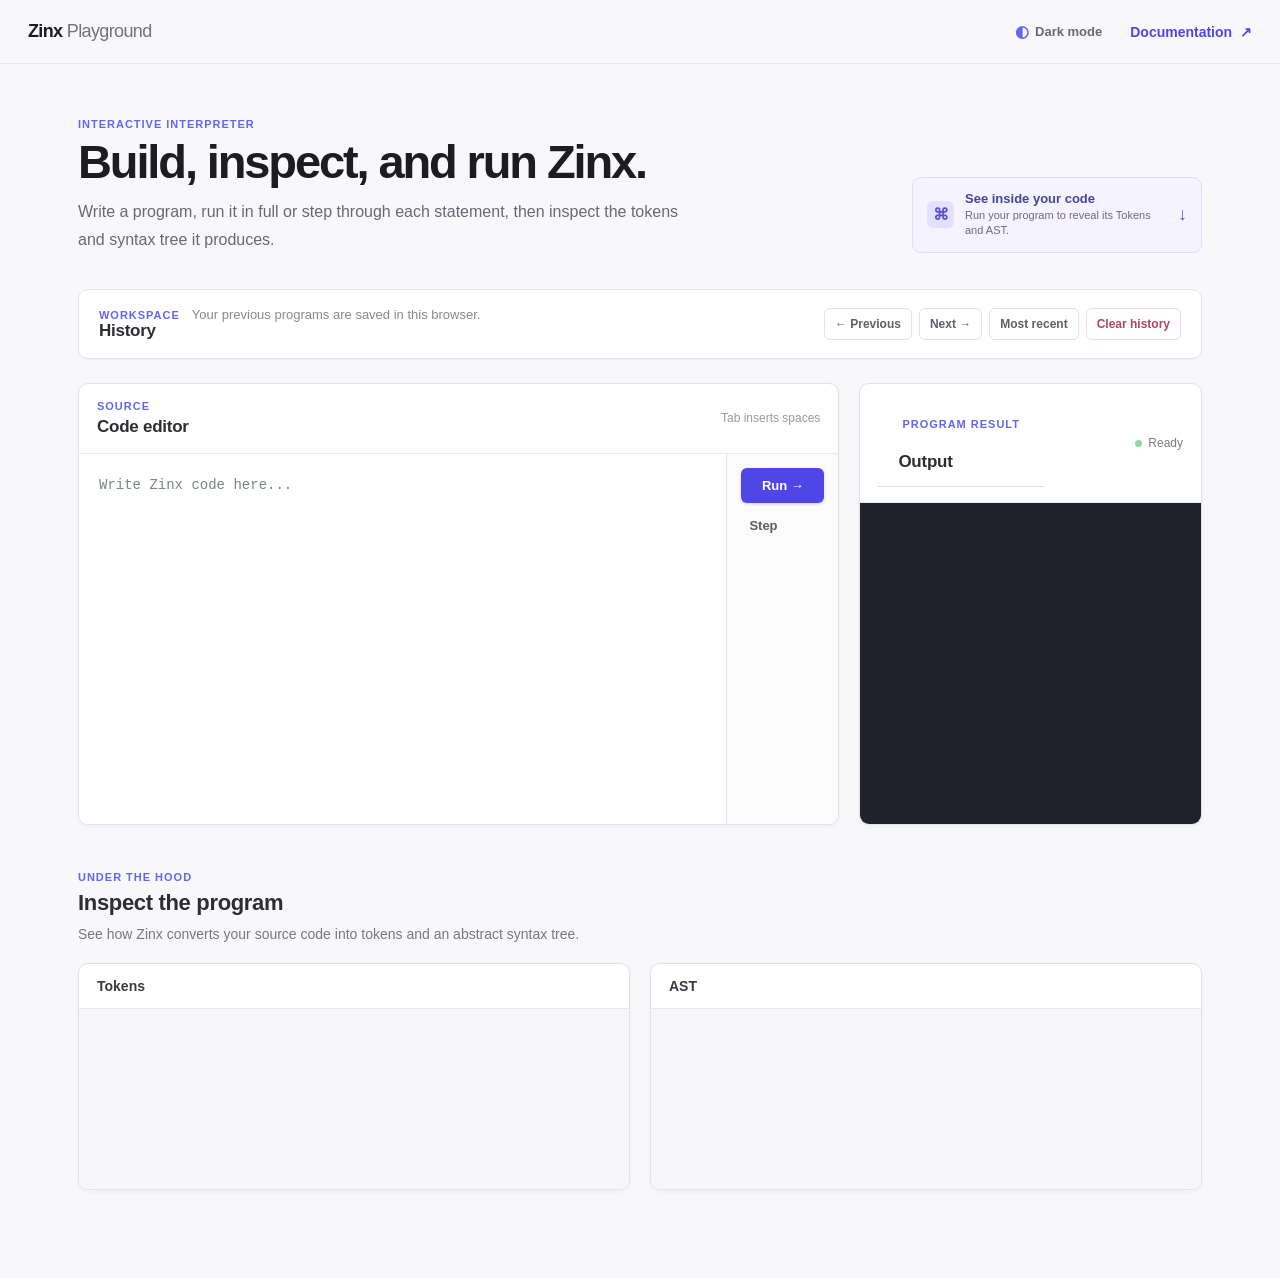
<file: index.html>
<!DOCTYPE html>
<html lang="en">
<head>
    <meta charset="UTF-8">
    <meta name="viewport" content="width=device-width, initial-scale=1.0">
    <title>Zinx Playground</title>
    <link rel="stylesheet" href="./style.css">
</head>
<body class="app-page">
    <header class="app-header">
        <a class="app-brand" href="./index.html" aria-label="Zinx playground home">Zinx <span>Playground</span></a>
        <div class="app-header-actions">
            <button id="themeToggle" class="theme-toggle" type="button" aria-pressed="false">
                <span class="theme-toggle-icon" aria-hidden="true">◐</span>
                <span class="theme-toggle-label">Dark mode</span>
            </button>
            <a href="./docs.html" class="app-docs-link">Documentation <span aria-hidden="true">↗</span></a>
        </div>
    </header>

    <main class="app-shell">
        <section class="app-intro">
            <div>
                <p class="app-kicker">Interactive interpreter</p>
                <h1>Build, inspect, and run Zinx.</h1>
                <p>Write a program, run it in full or step through each statement, then inspect the tokens and syntax tree it produces.</p>
            </div>
            <a class="app-top-insight" href="#inspect-title">
                <span class="app-top-insight-icon" aria-hidden="true">⌘</span>
                <span><strong>See inside your code</strong><small>Run your program to reveal its Tokens and AST.</small></span>
                <span class="app-top-insight-arrow" aria-hidden="true">↓</span>
            </a>
        </section>

        <section class="app-history" aria-labelledby="history-title">
            <div class="app-history-heading">
                <div>
                    <p class="app-section-eyebrow">Workspace</p>
                    <h2 id="history-title">History</h2>
                </div>
                <p>Your previous programs are saved in this browser.</p>
            </div>
            <div class="history-buttons">
                <button id="prevButton">← Previous</button>
                <button id="nextButton">Next →</button>
                <button id="recentButton">Most recent</button>
                <button id="deleteHis">Clear history</button>
            </div>
        </section>

        <div class="app-workspace">
            <section class="app-editor-panel" aria-labelledby="editor-title">
                <div class="app-panel-heading">
                    <div>
                        <p class="app-section-eyebrow">Source</p>
                        <h2 id="editor-title">Code editor</h2>
                    </div>
                    <span class="app-editor-hint">Tab inserts spaces</span>
                </div>
                <div class="editor">
                    <div class="code-editor">
                        <pre id="highlightedCode" aria-hidden="true"></pre>
                        <textarea id="code" spellcheck="false" placeholder="Write Zinx code here..."></textarea>
                    </div>
                    <div class="editor-buttons">
                        <button id="run">Run <span aria-hidden="true">→</span></button>
                        <button id="step">Step</button>
                    </div>
                </div>
            </section>

            <section class="panel output-panel" aria-labelledby="output-title">
                <div class="app-panel-heading">
                    <div>
                        <p class="app-section-eyebrow">Program result</p>
                        <h2 id="output-title">Output</h2>
                    </div>
                    <span class="app-status-dot">Ready</span>
                </div>
                <pre id="output" aria-live="polite"></pre>
            </section>
        </div>

        <section class="app-inspect" aria-labelledby="inspect-title">
            <div class="app-inspect-heading">
                <p class="app-section-eyebrow">Under the hood</p>
                <h2 id="inspect-title">Inspect the program</h2>
                <p>See how Zinx converts your source code into tokens and an abstract syntax tree.</p>
            </div>
            <div class="debug-panels">
                <div class="panel">
                    <h2>Tokens</h2>
                    <pre id="tokens"></pre>
                </div>
                <div class="panel">
                    <h2>AST</h2>
                    <pre id="ast"></pre>
                </div>
            </div>
        </section>
    </main>

    <script src="./theme.js"></script>
    <script type="module" src="./app.js"></script>
</body>
</html>
</file>
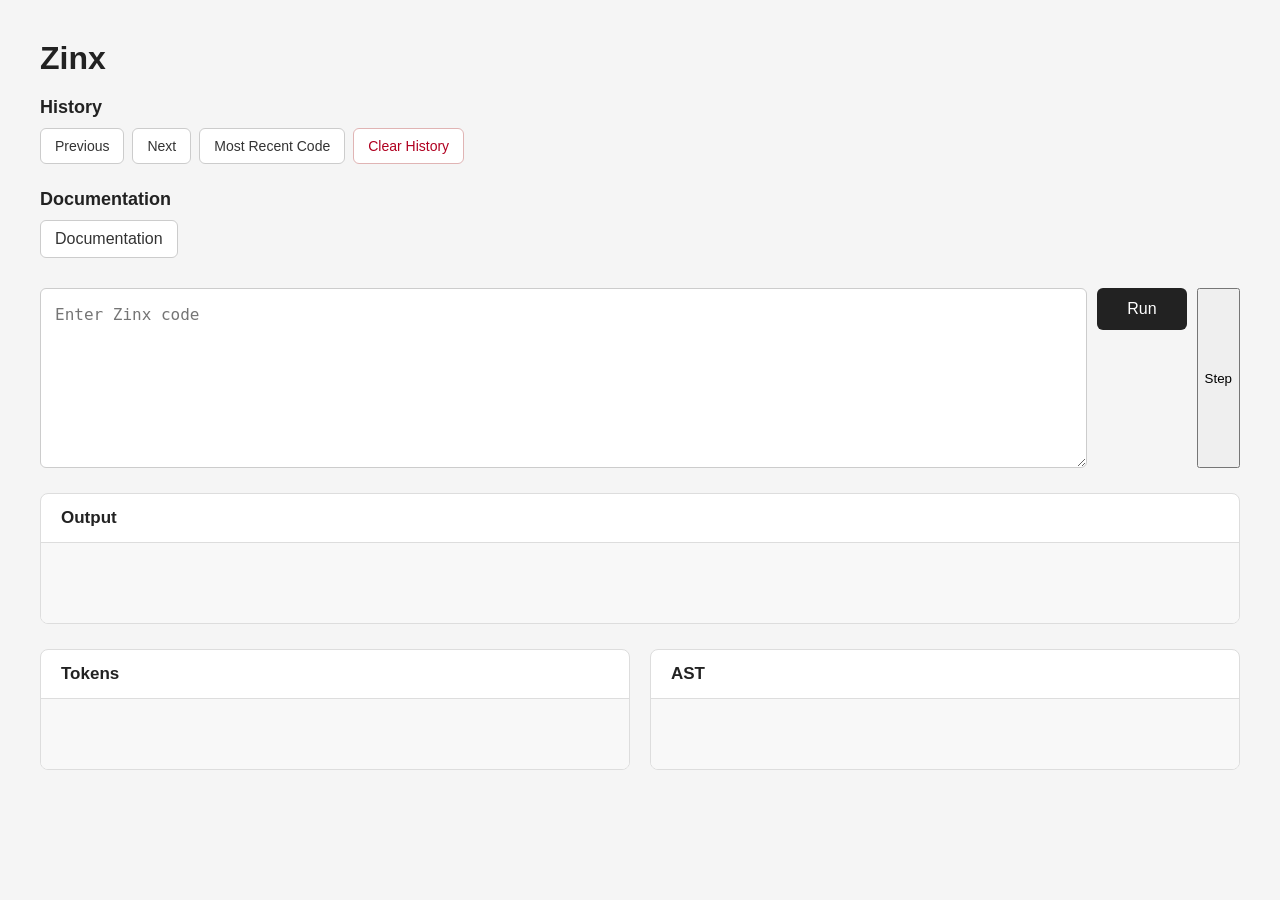
<file: frontend/index.html>
<!DOCTYPE html>
<html lang="en">

<head>
    <meta charset="UTF-8">
    <meta name="viewport" content="width=device-width, initial-scale=1.0">
    <title>Zinx</title>

    <link rel="stylesheet" href="./style.css">
</head>

<body>

    <h1>Zinx</h1>

    <div class="toolbar-section">
        <h2>History</h2>

        <div class="history-buttons">
            <button id="prevButton">Previous</button>
            <button id="nextButton">Next</button>
            <button id="recentButton">Most Recent Code</button>
            <button id="deleteHis">Clear History</button>
        </div>
    </div>

    <div class="toolbar-section documentation-section">
        <h2>Documentation</h2>

        <a href="./docs.html" class="docs-link">
            Documentation
        </a>
    </div>
    <div class="editor">
        <textarea id="code" placeholder="Enter Zinx code"></textarea>
        <button id="run">Run</button>
        <button id="step">Step</button>
    </div>

    <div class="panel output-panel">
        <h2>Output</h2>
        <pre id="output"></pre>
    </div>

    <div class="debug-panels">

        <div class="panel">
            <h2>Tokens</h2>
            <pre id="tokens"></pre>
        </div>

        <div class="panel">
            <h2>AST</h2>
            <pre id="ast"></pre>
        </div>

    </div>

    </div>

    <script type="module" src="./app.js"></script>

</body>

</html>
</file>
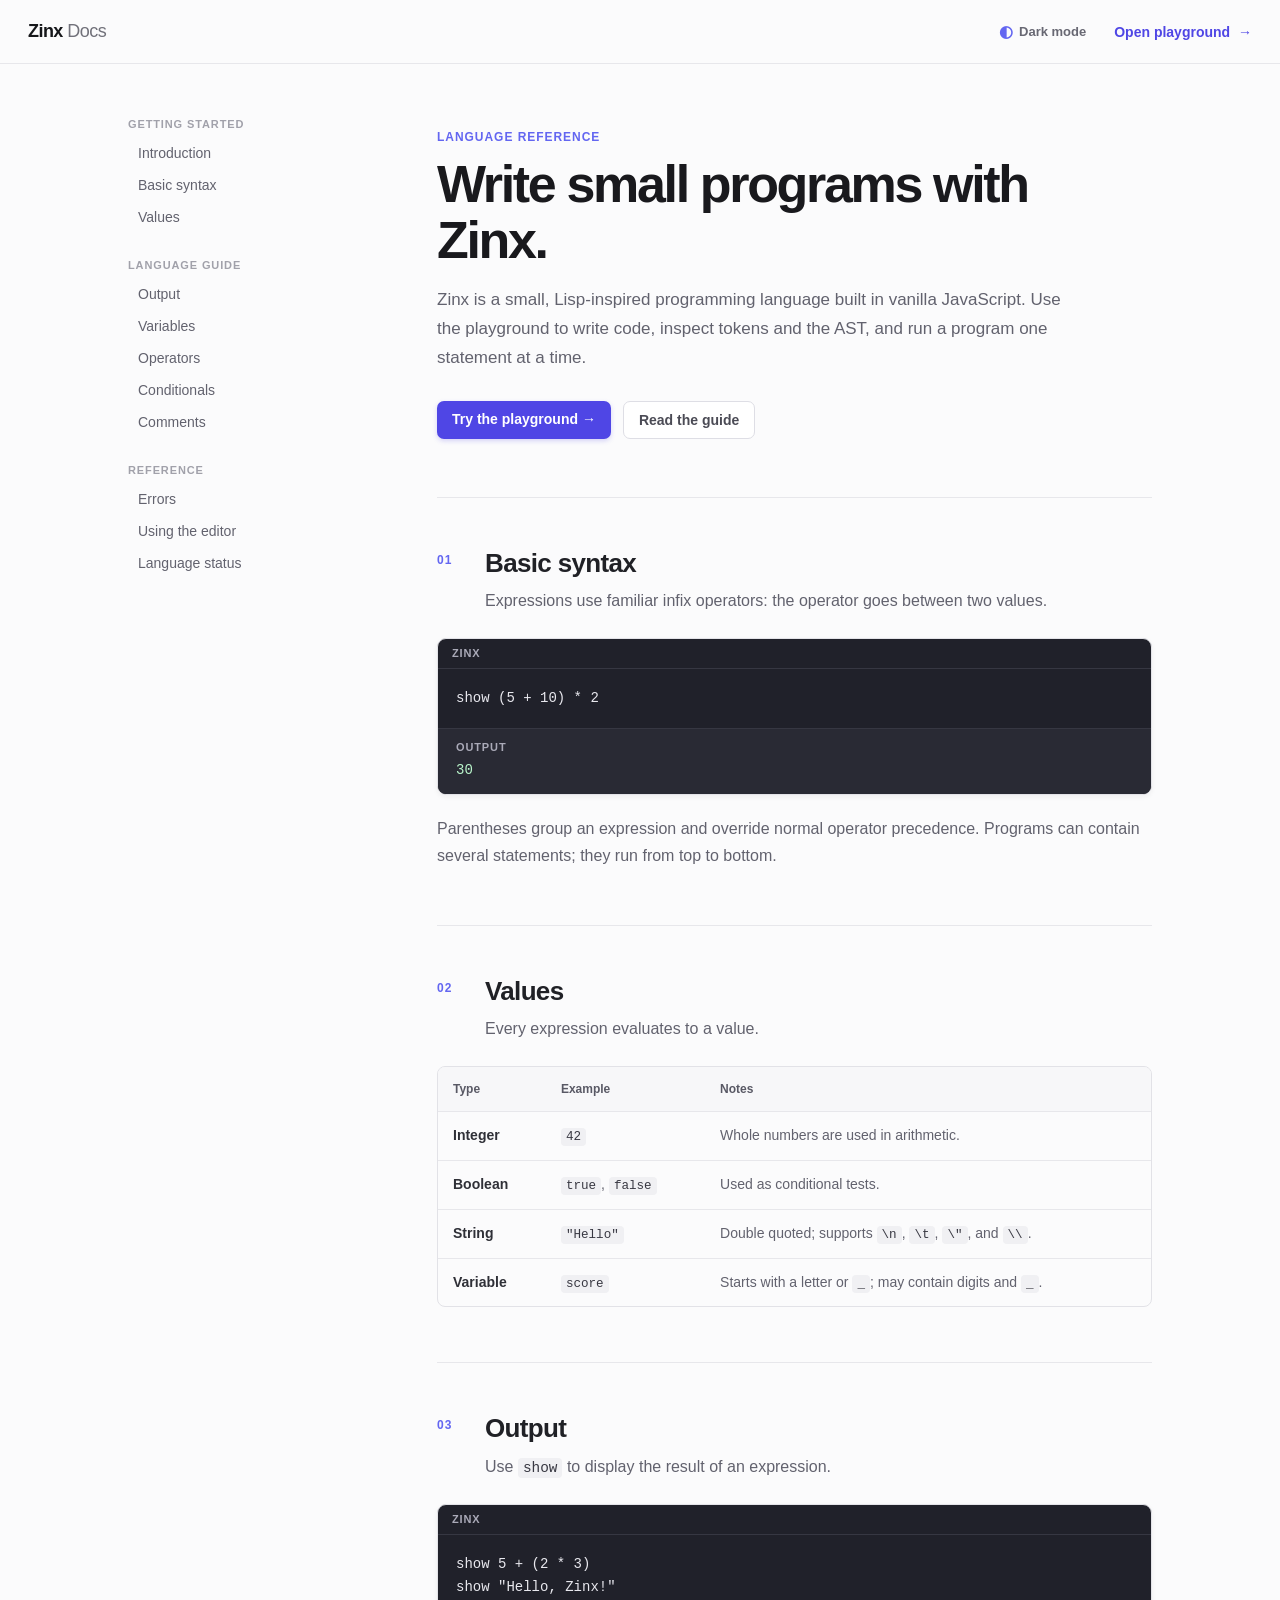
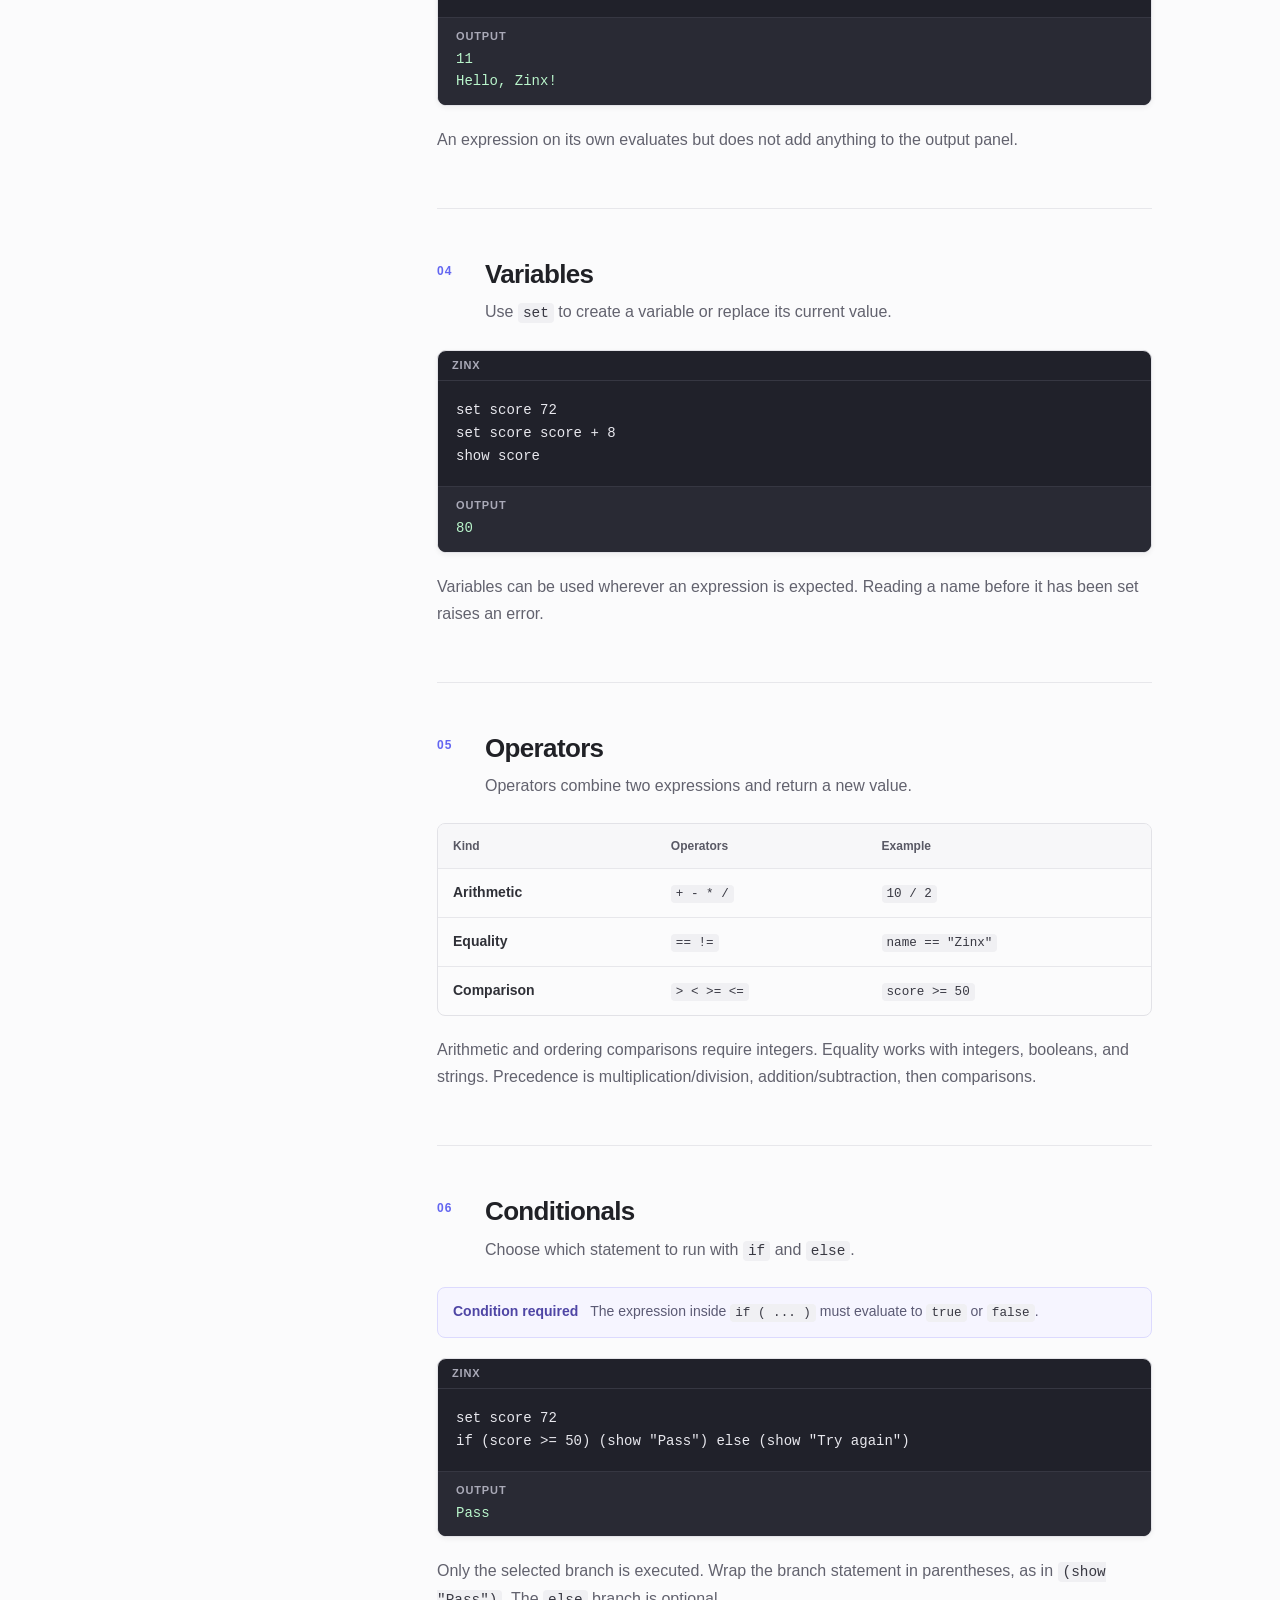
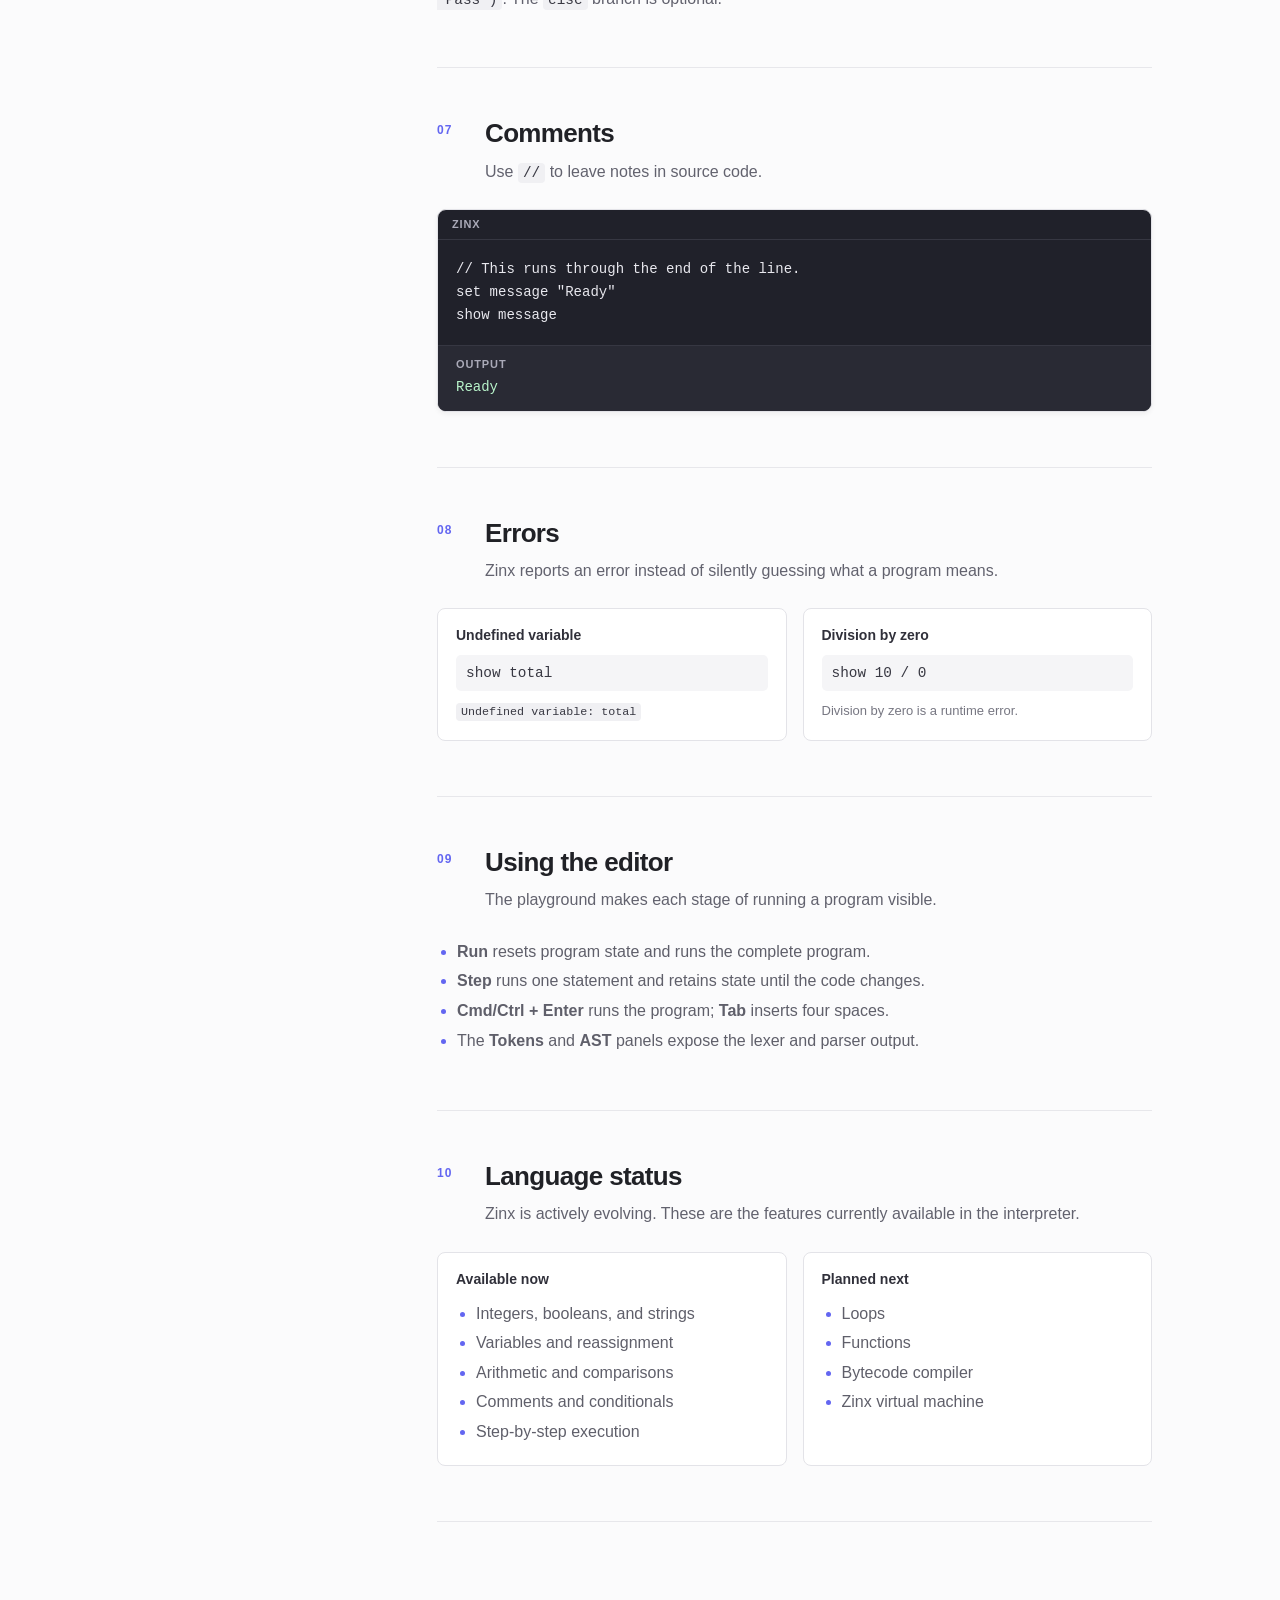
<file: docs.html>
<!DOCTYPE html>
<html lang="en">
<head>
    <meta charset="UTF-8">
    <meta name="viewport" content="width=device-width, initial-scale=1.0">
    <title>Zinx Documentation</title>
    <link rel="stylesheet" href="./style.css">
</head>
<body class="docs-page">
    <header class="docs-header">
        <a class="docs-brand" href="./docs.html" aria-label="Zinx documentation home">Zinx <span>Docs</span></a>
        <div class="docs-header-actions">
            <button class="theme-toggle" type="button" aria-pressed="false">
                <span class="theme-toggle-icon" aria-hidden="true">◐</span>
                <span class="theme-toggle-label">Dark mode</span>
            </button>
            <a href="./index.html" class="docs-back">Open playground <span aria-hidden="true">→</span></a>
        </div>
    </header>

    <div class="docs-layout">
        <aside class="docs-sidebar" aria-label="Documentation navigation">
            <p class="docs-nav-label">Getting started</p>
            <nav class="docs-nav">
                <a href="#introduction">Introduction</a>
                <a href="#syntax">Basic syntax</a>
                <a href="#values">Values</a>
            </nav>
            <p class="docs-nav-label">Language guide</p>
            <nav class="docs-nav">
                <a href="#output">Output</a>
                <a href="#variables">Variables</a>
                <a href="#operators">Operators</a>
                <a href="#conditionals">Conditionals</a>
                <a href="#comments">Comments</a>
            </nav>
            <p class="docs-nav-label">Reference</p>
            <nav class="docs-nav">
                <a href="#errors">Errors</a>
                <a href="#editor">Using the editor</a>
                <a href="#status">Language status</a>
            </nav>
        </aside>

        <main class="docs-content">
            <section id="introduction" class="docs-hero">
                <p class="docs-kicker">Language reference</p>
                <h1>Write small programs with Zinx.</h1>
                <p>Zinx is a small, Lisp-inspired programming language built in vanilla JavaScript. Use the playground to write code, inspect tokens and the AST, and run a program one statement at a time.</p>
                <div class="docs-actions">
                    <a class="docs-primary-action" href="./index.html">Try the playground <span aria-hidden="true">→</span></a>
                    <a class="docs-secondary-action" href="#syntax">Read the guide</a>
                </div>
            </section>

            <section id="syntax" class="docs-section">
                <div class="docs-section-heading"><p>01</p><div><h2>Basic syntax</h2><p>Expressions use familiar infix operators: the operator goes between two values.</p></div></div>
                <div class="docs-example"><div class="docs-example-label">Zinx</div><pre><code>show (5 + 10) * 2</code></pre><div class="docs-result"><span>Output</span><code>30</code></div></div>
                <p>Parentheses group an expression and override normal operator precedence. Programs can contain several statements; they run from top to bottom.</p>
            </section>

            <section id="values" class="docs-section">
                <div class="docs-section-heading"><p>02</p><div><h2>Values</h2><p>Every expression evaluates to a value.</p></div></div>
                <div class="docs-table-wrap"><table class="docs-table"><thead><tr><th>Type</th><th>Example</th><th>Notes</th></tr></thead><tbody>
                    <tr><td>Integer</td><td><code>42</code></td><td>Whole numbers are used in arithmetic.</td></tr>
                    <tr><td>Boolean</td><td><code>true</code>, <code>false</code></td><td>Used as conditional tests.</td></tr>
                    <tr><td>String</td><td><code>"Hello"</code></td><td>Double quoted; supports <code>\n</code>, <code>\t</code>, <code>\"</code>, and <code>\\</code>.</td></tr>
                    <tr><td>Variable</td><td><code>score</code></td><td>Starts with a letter or <code>_</code>; may contain digits and <code>_</code>.</td></tr>
                </tbody></table></div>
            </section>

            <section id="output" class="docs-section">
                <div class="docs-section-heading"><p>03</p><div><h2>Output</h2><p>Use <code>show</code> to display the result of an expression.</p></div></div>
                <div class="docs-example"><div class="docs-example-label">Zinx</div><pre><code>show 5 + (2 * 3)
show "Hello, Zinx!"</code></pre><div class="docs-result"><span>Output</span><code>11
Hello, Zinx!</code></div></div>
                <p>An expression on its own evaluates but does not add anything to the output panel.</p>
            </section>

            <section id="variables" class="docs-section">
                <div class="docs-section-heading"><p>04</p><div><h2>Variables</h2><p>Use <code>set</code> to create a variable or replace its current value.</p></div></div>
                <div class="docs-example"><div class="docs-example-label">Zinx</div><pre><code>set score 72
set score score + 8
show score</code></pre><div class="docs-result"><span>Output</span><code>80</code></div></div>
                <p>Variables can be used wherever an expression is expected. Reading a name before it has been set raises an error.</p>
            </section>

            <section id="operators" class="docs-section">
                <div class="docs-section-heading"><p>05</p><div><h2>Operators</h2><p>Operators combine two expressions and return a new value.</p></div></div>
                <div class="docs-table-wrap"><table class="docs-table"><thead><tr><th>Kind</th><th>Operators</th><th>Example</th></tr></thead><tbody>
                    <tr><td>Arithmetic</td><td><code>+ - * /</code></td><td><code>10 / 2</code></td></tr>
                    <tr><td>Equality</td><td><code>== !=</code></td><td><code>name == "Zinx"</code></td></tr>
                    <tr><td>Comparison</td><td><code>&gt; &lt; &gt;= &lt;=</code></td><td><code>score &gt;= 50</code></td></tr>
                </tbody></table></div>
                <p>Arithmetic and ordering comparisons require integers. Equality works with integers, booleans, and strings. Precedence is multiplication/division, addition/subtraction, then comparisons.</p>
            </section>

            <section id="conditionals" class="docs-section docs-feature-section">
                <div class="docs-section-heading"><p>06</p><div><h2>Conditionals</h2><p>Choose which statement to run with <code>if</code> and <code>else</code>.</p></div></div>
                <div class="docs-callout"><strong>Condition required</strong><span>The expression inside <code>if ( ... )</code> must evaluate to <code>true</code> or <code>false</code>.</span></div>
                <div class="docs-example"><div class="docs-example-label">Zinx</div><pre><code>set score 72
if (score &gt;= 50) (show "Pass") else (show "Try again")</code></pre><div class="docs-result"><span>Output</span><code>Pass</code></div></div>
                <p>Only the selected branch is executed. Wrap the branch statement in parentheses, as in <code>(show "Pass")</code>. The <code>else</code> branch is optional.</p>
            </section>

            <section id="comments" class="docs-section">
                <div class="docs-section-heading"><p>07</p><div><h2>Comments</h2><p>Use <code>//</code> to leave notes in source code.</p></div></div>
                <div class="docs-example"><div class="docs-example-label">Zinx</div><pre><code>// This runs through the end of the line.
set message "Ready"
show message</code></pre><div class="docs-result"><span>Output</span><code>Ready</code></div></div>
            </section>

            <section id="errors" class="docs-section">
                <div class="docs-section-heading"><p>08</p><div><h2>Errors</h2><p>Zinx reports an error instead of silently guessing what a program means.</p></div></div>
                <div class="docs-error-grid"><div><h3>Undefined variable</h3><pre><code>show total</code></pre><p><code>Undefined variable: total</code></p></div><div><h3>Division by zero</h3><pre><code>show 10 / 0</code></pre><p>Division by zero is a runtime error.</p></div></div>
            </section>

            <section id="editor" class="docs-section">
                <div class="docs-section-heading"><p>09</p><div><h2>Using the editor</h2><p>The playground makes each stage of running a program visible.</p></div></div>
                <ul class="docs-checklist"><li><strong>Run</strong> resets program state and runs the complete program.</li><li><strong>Step</strong> runs one statement and retains state until the code changes.</li><li><strong>Cmd/Ctrl + Enter</strong> runs the program; <strong>Tab</strong> inserts four spaces.</li><li>The <strong>Tokens</strong> and <strong>AST</strong> panels expose the lexer and parser output.</li></ul>
            </section>

            <section id="status" class="docs-section docs-status-section">
                <div class="docs-section-heading"><p>10</p><div><h2>Language status</h2><p>Zinx is actively evolving. These are the features currently available in the interpreter.</p></div></div>
                <div class="docs-status-grid"><div><h3>Available now</h3><ul><li>Integers, booleans, and strings</li><li>Variables and reassignment</li><li>Arithmetic and comparisons</li><li>Comments and conditionals</li><li>Step-by-step execution</li></ul></div><div><h3>Planned next</h3><ul><li>Loops</li><li>Functions</li><li>Bytecode compiler</li><li>Zinx virtual machine</li></ul></div></div>
            </section>
        </main>
    </div>
    <script src="./theme.js"></script>
</body>
</html>
</file>
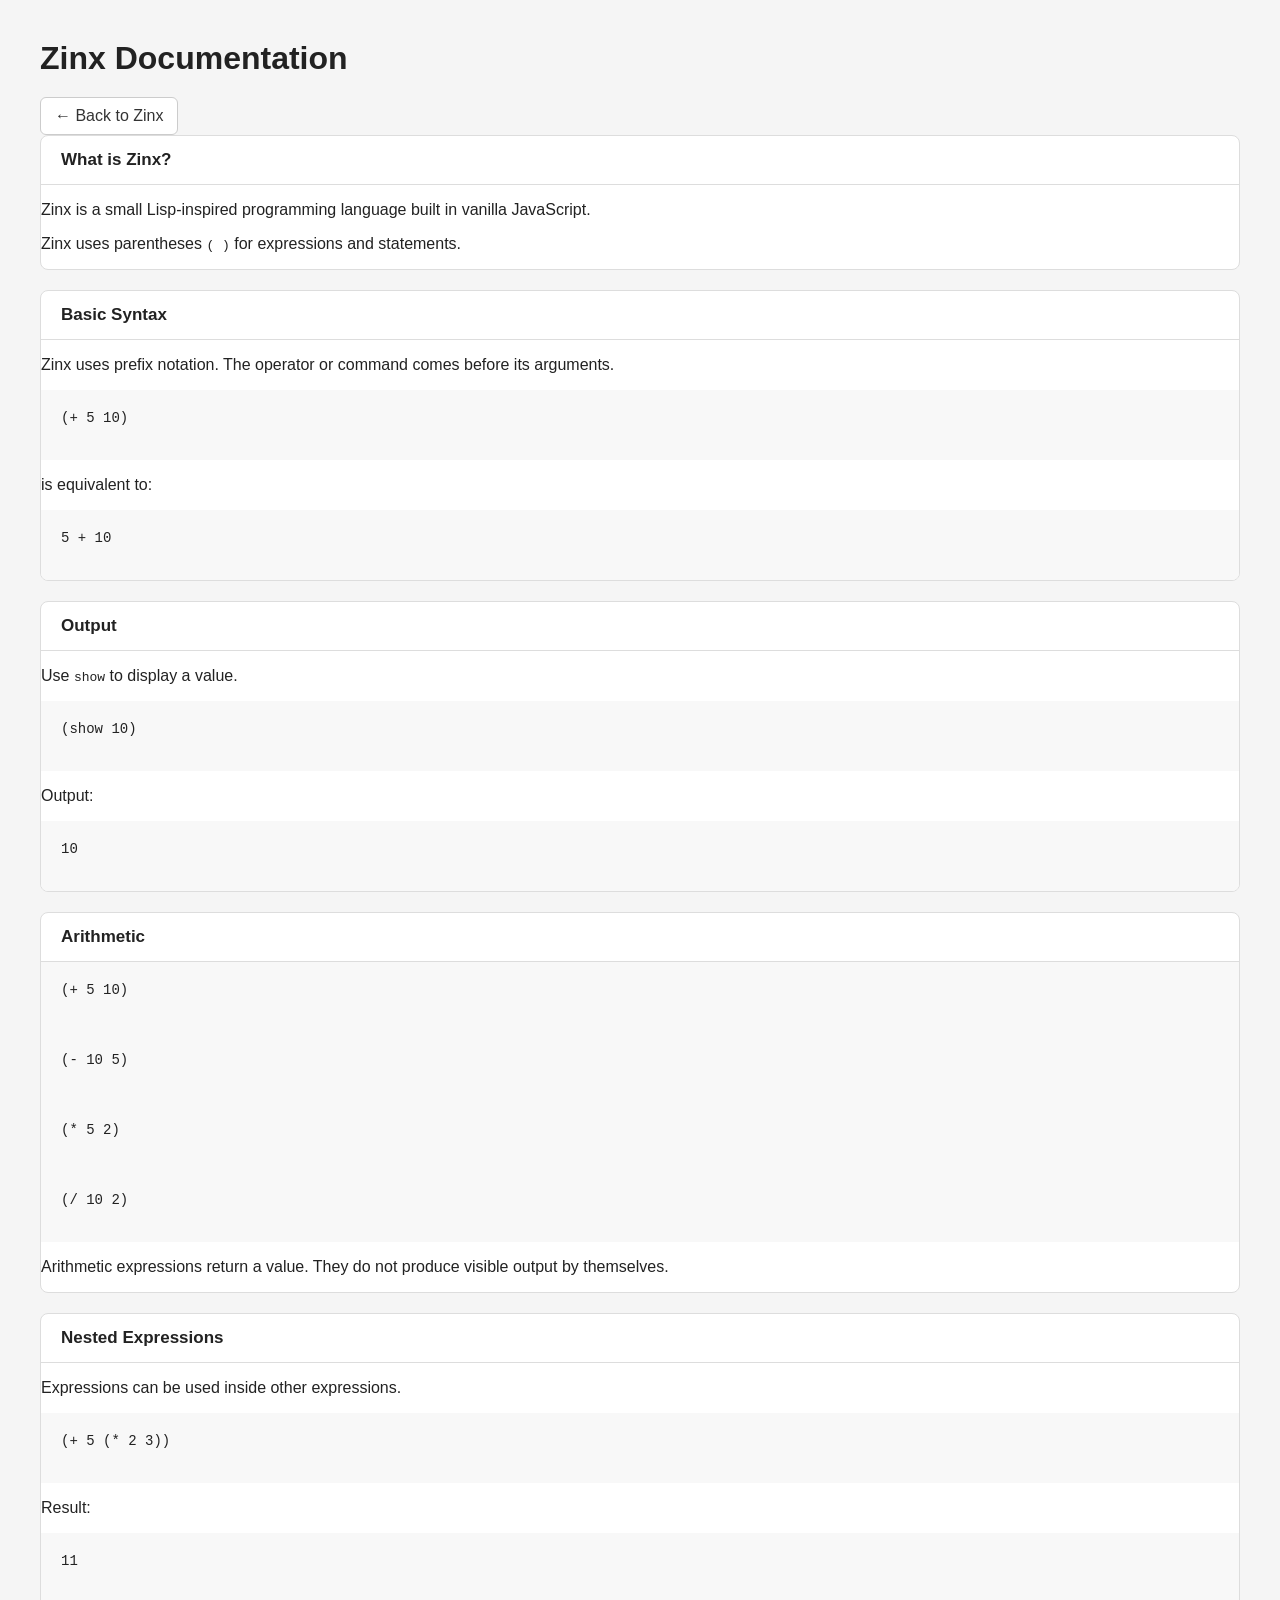
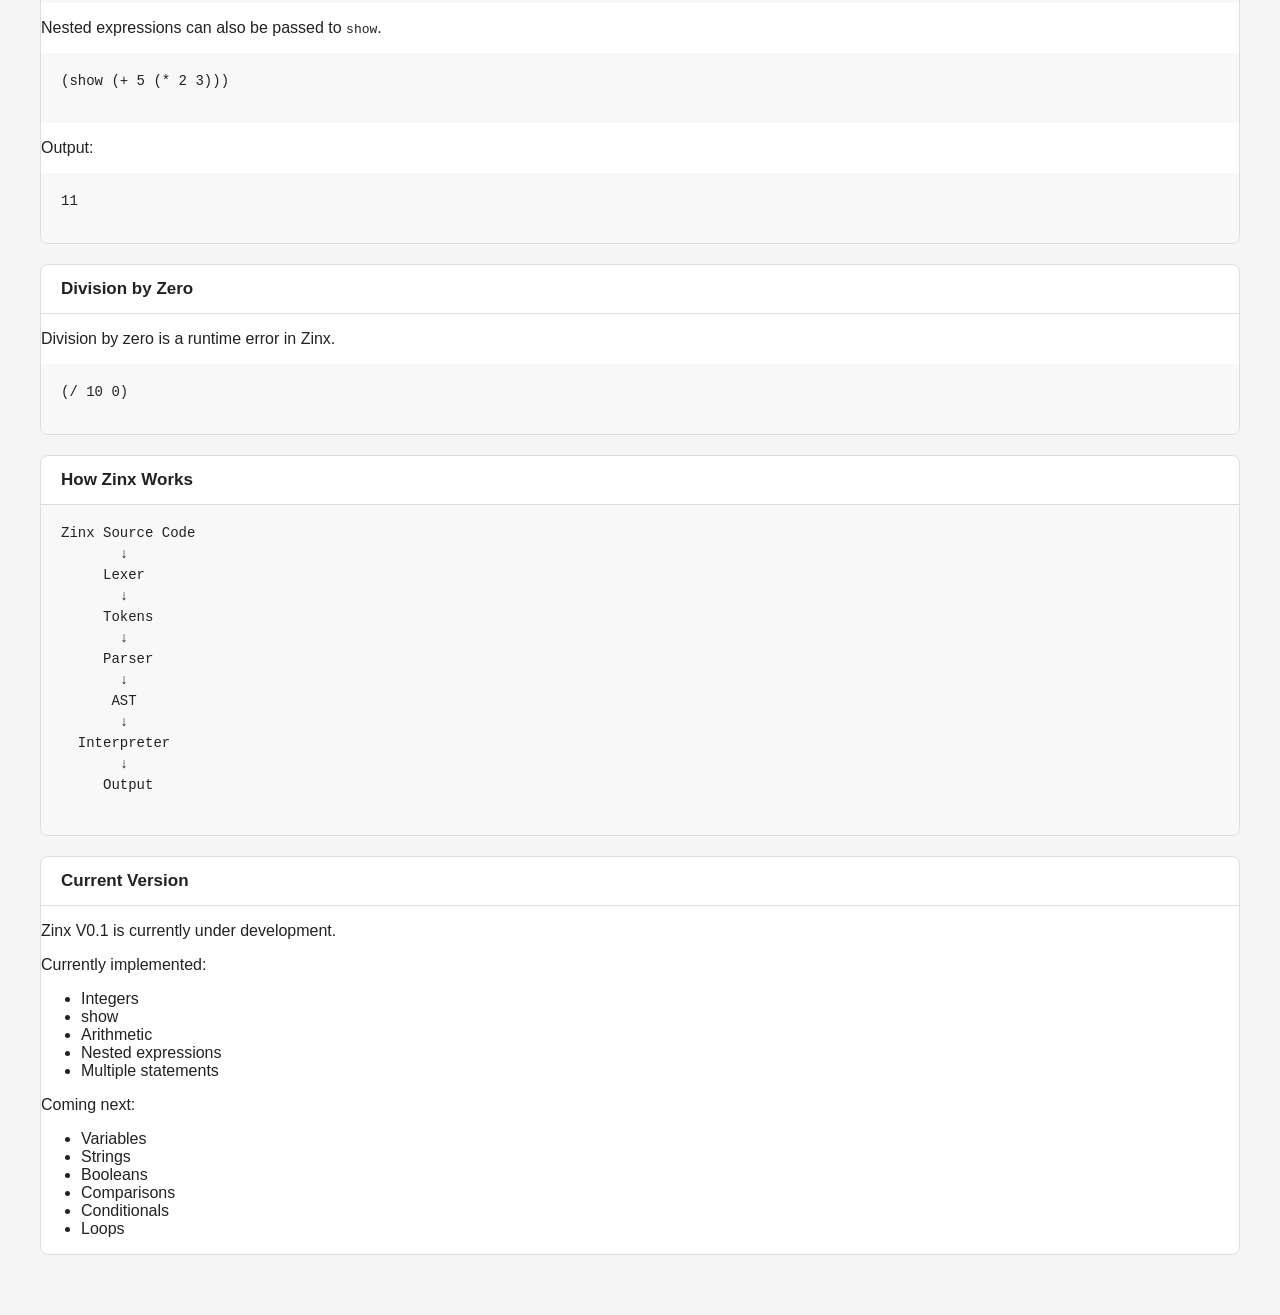
<file: frontend/docs.html>
<!-- <!DOCTYPE html>
<html lang="en">
<head>
    <meta charset="UTF-8">
    <meta name="viewport" content="width=device-width, initial-scale=1.0">
    <title>Zinx Documentation</title>

    <link rel="stylesheet" href="./style.css">
</head>

<body>

    <div class="container">

        <h1>Zinx Documentation</h1>

        <a href="./index.html" class="docs-link">
            ← Back to Zinx
        </a>

        <div class="panel">
            <h2>What is Zinx?</h2>

            <p>
                Zinx is a small Lisp-inspired programming language
                built in vanilla JavaScript.
            </p>

            <p>
                Zinx uses square brackets
                <code>[ ]</code> for expressions and statements.
            </p>
        </div>

        <div class="panel">
            <h2>Basic Syntax</h2>

            <p>
                Zinx uses prefix notation. The operator or command
                comes before its arguments.
            </p>

            <pre>[+ 5 10]</pre>

            <p>is equivalent to:</p>

            <pre>5 + 10</pre>
        </div>

        <div class="panel">
            <h2>Output</h2>

            <p>
                Use <code>show</code> to display a value.
            </p>

            <pre>[show 10]</pre>

            <p>Output:</p>

            <pre>10</pre>
        </div>

        <div class="panel">
            <h2>Arithmetic</h2>

            <pre>[+ 5 10]</pre>
            <pre>[- 10 5]</pre>
            <pre>[* 5 2]</pre>
            <pre>[/ 10 2]</pre>

            <p>
                Arithmetic expressions return a value.
                They do not produce visible output by themselves.
            </p>
        </div>

        <div class="panel">
            <h2>Nested Expressions</h2>

            <p>
                Expressions can be used inside other expressions.
            </p>

            <pre>[+ 5 [* 2 3]]</pre>

            <p>Result:</p>

            <pre>11</pre>

            <p>
                Nested expressions can also be passed to
                <code>show</code>.
            </p>

            <pre>[show [+ 5 [* 2 3]]]</pre>

            <p>Output:</p>

            <pre>11</pre>
        </div>

        <div class="panel">
            <h2>Division by Zero</h2>

            <p>
                Division by zero is a runtime error in Zinx.
            </p>

            <pre>[/ 10 0]</pre>
        </div>

        <div class="panel">
            <h2>How Zinx Works</h2>

            <pre>
Zinx Source Code
       ↓
     Lexer
       ↓
     Tokens
       ↓
     Parser
       ↓
      AST
       ↓
  Interpreter
       ↓
     Output
            </pre>
        </div>

        <div class="panel">
            <h2>Current Version</h2>

            <p>
                Zinx V0.1 is currently under development.
            </p>

            <p>Currently implemented:</p>

            <ul>
                <li>Integers</li>
                <li>show</li>
                <li>Arithmetic</li>
                <li>Nested expressions</li>
            </ul>

            <p>Coming next:</p>

            <ul>
                <li>Variables</li>
                <li>Strings</li>
                <li>Booleans</li>
                <li>Comparisons</li>
                <li>Conditionals</li>
                <li>Loops</li>
            </ul>
        </div>

    </div>

</body>
</html> -->


<!DOCTYPE html>
<html lang="en">
<head>
    <meta charset="UTF-8">
    <meta name="viewport" content="width=device-width, initial-scale=1.0">
    <title>Zinx Documentation</title>

    <link rel="stylesheet" href="./style.css">
</head>

<body>

    <div class="container">

        <h1>Zinx Documentation</h1>

        <a href="./index.html" class="docs-link">
            ← Back to Zinx
        </a>

        <div class="panel">
            <h2>What is Zinx?</h2>

            <p>
                Zinx is a small Lisp-inspired programming language
                built in vanilla JavaScript.
            </p>

            <p>
                Zinx uses parentheses
                <code>( )</code> for expressions and statements.
            </p>
        </div>

        <div class="panel">
            <h2>Basic Syntax</h2>

            <p>
                Zinx uses prefix notation. The operator or command
                comes before its arguments.
            </p>

            <pre>(+ 5 10)</pre>

            <p>is equivalent to:</p>

            <pre>5 + 10</pre>
        </div>

        <div class="panel">
            <h2>Output</h2>

            <p>
                Use <code>show</code> to display a value.
            </p>

            <pre>(show 10)</pre>

            <p>Output:</p>

            <pre>10</pre>
        </div>

        <div class="panel">
            <h2>Arithmetic</h2>

            <pre>(+ 5 10)</pre>
            <pre>(- 10 5)</pre>
            <pre>(* 5 2)</pre>
            <pre>(/ 10 2)</pre>

            <p>
                Arithmetic expressions return a value.
                They do not produce visible output by themselves.
            </p>
        </div>

        <div class="panel">
            <h2>Nested Expressions</h2>

            <p>
                Expressions can be used inside other expressions.
            </p>

            <pre>(+ 5 (* 2 3))</pre>

            <p>Result:</p>

            <pre>11</pre>

            <p>
                Nested expressions can also be passed to
                <code>show</code>.
            </p>

            <pre>(show (+ 5 (* 2 3)))</pre>

            <p>Output:</p>

            <pre>11</pre>
        </div>

        <div class="panel">
            <h2>Division by Zero</h2>

            <p>
                Division by zero is a runtime error in Zinx.
            </p>

            <pre>(/ 10 0)</pre>
        </div>

        <div class="panel">
            <h2>How Zinx Works</h2>

            <pre>
Zinx Source Code
       ↓
     Lexer
       ↓
     Tokens
       ↓
     Parser
       ↓
      AST
       ↓
  Interpreter
       ↓
     Output
            </pre>
        </div>

        <div class="panel">
            <h2>Current Version</h2>

            <p>
                Zinx V0.1 is currently under development.
            </p>

            <p>Currently implemented:</p>

            <ul>
                <li>Integers</li>
                <li>show</li>
                <li>Arithmetic</li>
                <li>Nested expressions</li>
                <li>Multiple statements</li>
            </ul>

            <p>Coming next:</p>

            <ul>
                <li>Variables</li>
                <li>Strings</li>
                <li>Booleans</li>
                <li>Comparisons</li>
                <li>Conditionals</li>
                <li>Loops</li>
            </ul>
        </div>

    </div>

</body>
</html>
</file>
<file: style.css>
* {
    box-sizing: border-box;
}

body {
    max-width: 1200px;
    margin: 0 auto;
    padding: 36px 32px 48px;

    font-family: Arial, sans-serif;

    background: #f6f7f9;
    color: #20242a;
}

.container {
    max-width: 1200px;
    margin: 0 auto;
}

/* ==================== HEADER ==================== */

h1 {
    margin: 0 0 24px;

    font-size: 32px;
    font-weight: 700;
    letter-spacing: -0.02em;
}

/* ==================== TOOLBAR ==================== */

.toolbar-section {
    margin-bottom: 24px;
}

.toolbar-section h2 {
    margin: 0 0 10px;

    font-size: 18px;
    font-weight: 600;
}

.history-buttons {
    display: flex;
    gap: 8px;
    flex-wrap: wrap;
}

#prevButton,
#nextButton,
#recentButton,
#deleteHis {
    padding: 9px 14px;

    border: 1px solid #ccc;
    border-radius: 6px;

    background: white;
    color: #333;

    cursor: pointer;
    font-size: 14px;

    transition: background 0.15s ease;
}

#prevButton:hover,
#nextButton:hover,
#recentButton:hover,
#deleteHis:hover {
    background: #eee;
}

#deleteHis {
    color: #b00020;
    border-color: #e0b4b4;
}

#deleteHis:hover {
    background: #fff0f0;
}

/* ==================== DOCUMENTATION ==================== */

.docs-link {
    display: inline-block;

    padding: 10px 16px;
    margin-bottom: 25px;

    text-decoration: none;
    color: #333;

    background: white;

    border: 1px solid #ccc;
    border-radius: 6px;

    transition: background 0.15s ease;
}

.docs-link:hover {
    background: #eee;
}

/* ==================== EDITOR ==================== */

.editor {
    display: flex;

    gap: 12px;

    margin-bottom: 25px;
}

.code-editor {
    position: relative;

    flex: 1;
    min-width: 0;

    height: 300px;
    min-height: 220px;

    overflow: hidden;

    background: white;

    border: 1px solid #cfd5dc;
    border-radius: 8px;

    box-shadow: 0 1px 2px rgba(24, 33, 43, 0.05);

    transition:
        border-color 0.15s ease,
        box-shadow 0.15s ease;
}

.code-editor:focus-within {
    border-color: #888;

    box-shadow:
        0 0 0 2px rgba(0, 0, 0, 0.05);
}

/*
    Both layers must have identical:
    - position
    - dimensions
    - padding
    - font
    - font size
    - line height
    - whitespace behavior

    This keeps the highlighted text aligned
    with the real textarea.
*/

#highlightedCode,
#code {
    position: absolute;

    top: 0;
    left: 0;

    width: 100%;
    height: 100%;

    margin: 0;
    padding: 14px;

    border: 0;

    box-sizing: border-box;

    font-family:
        "SFMono-Regular",
        Consolas,
        "Liberation Mono",
        Menlo,
        monospace;

    font-size: 15px;

    line-height: 1.6;

    white-space: pre-wrap;
    overflow-wrap: break-word;
    tab-size: 4;
    scrollbar-gutter: stable;
}

/* ==================== HIGHLIGHTED CODE ==================== */

/*
    This is the visual layer.

    It shows the syntax-highlighted version
    of whatever the user typed.
*/

#highlightedCode {
    z-index: 1;

    /* It only follows the textarea's scroll position through JavaScript. */
    overflow: hidden;

    pointer-events: none;

    background: white;

    color: #222;
}

/* ==================== REAL TEXTAREA ==================== */

/*
    This is the actual input element.

    It sits above the highlighted layer.
*/

#code {
    z-index: 2;

    resize: none;

    /*
        The textarea is the ONLY scrolling layer.
    */

    overflow: auto;

    outline: none;

    background: transparent;

    /*
        The textarea receives all editing input, but its text stays transparent
        so it does not cover the syntax-highlighted text in the layer below.
    */

    color: transparent;

    /*
        Keep the cursor visible.
    */

    caret-color: #222;
}

/* Keep the empty editor discoverable while typed text stays transparent. */
#code::placeholder {
    color: #7a838e;
    opacity: 1;
}

/*
    Highlight selected text.
*/

#code::selection {
    background: rgba(100, 150, 255, 0.3);
}

/* ==================== SYNTAX HIGHLIGHTING ==================== */

.keyword {
    color: #7c3aed;
}

.boolean {
    color: #c2410c;
}

.string {
    color: #b45309;
}

.operator {
    color: #15803d;
}

.number {
    color: #2563eb;
}

.bracket {
    color: #666;
}

/* ==================== EDITOR BUTTONS ==================== */

.editor-buttons {
    display: flex;

    flex-direction: column;

    gap: 10px;

    align-self: flex-start;
}

#run,
#step {
    padding: 11px 28px;

    border: none;
    border-radius: 6px;

    background: #222;
    color: white;

    cursor: pointer;

    font-size: 15px;
    font-weight: 500;

    transition:
        background 0.15s ease,
        transform 0.05s ease;
}

#run:hover,
#step:hover {
    background: #444;
}

#run:active,
#step:active {
    transform: translateY(1px);
}

/* ==================== PANELS ==================== */

.panel {
    margin-bottom: 25px;

    overflow: hidden;

    background: white;

    border: 1px solid #d9dee5;
    border-radius: 8px;

    box-shadow: 0 1px 2px rgba(24, 33, 43, 0.04);
}

.panel h2 {
    margin: 0;

    padding: 14px 20px;

    font-size: 17px;
    font-weight: 600;

    border-bottom: 1px solid #ddd;
}

.panel h3 {
    margin: 22px 24px 10px;

    font-size: 16px;
    font-weight: 600;
}

.panel p,
.panel ul {
    margin: 16px 24px;

    line-height: 1.7;
}

.panel ul {
    padding-left: 24px;
}

/* ==================== PANEL CODE ==================== */

.panel pre {
    margin: 0;

    padding: 18px 20px;

    min-height: 70px;

    overflow: auto;

    font-family: monospace;

    font-size: 14px;

    line-height: 1.5;

    background: #f8f8f8;

    white-space: pre-wrap;

    overflow-wrap: break-word;
}

.panel code {
    padding: 2px 5px;

    font-family: monospace;

    font-size: 0.95em;

    background: #f0f0f0;

    border-radius: 4px;
}

.panel pre code {
    padding: 0;

    background: transparent;
}

/* ==================== OUTPUT ==================== */

.output-panel {
    margin-bottom: 25px;
}

.output-panel pre {
    min-height: 80px;
    max-height: 260px;
    overflow-y: auto;
}

/* ==================== TOKENS / AST ==================== */

.debug-panels {
    display: grid;

    grid-template-columns: 1fr 1fr;

    gap: 20px;
}

/* ==================== MOBILE ==================== */

@media (max-width: 860px) {

    body {
        padding: 24px 20px 36px;
    }

    .container {
        width: 100%;
    }

    /* ---------- Editor ---------- */

    .editor {
        flex-direction: column;
    }

    .code-editor {
        width: 100%;
        height: clamp(220px, 42vh, 280px);
        min-height: 220px;
    }

    /* ---------- Buttons ---------- */

    .editor-buttons {
        flex-direction: row;

        width: 100%;
    }

    #run,
    #step {
        flex: 1;
    }

    /* ---------- Debug panels ---------- */

    .debug-panels {
        grid-template-columns: 1fr;
    }

    /* ---------- History ---------- */

    #prevButton,
    #nextButton,
    #recentButton,
    #deleteHis {
        margin-bottom: 8px;
    }
}

@media (max-width: 480px) {

    body {
        padding: 20px 16px 28px;
    }

    h1 {
        font-size: 28px;
    }

    .history-buttons > * {
        flex: 1 1 calc(50% - 8px);
    }

    .code-editor {
        height: 220px;
    }
}

/* ==================== DOCUMENTATION PAGE ==================== */

.docs-page { max-width: none; min-height: 100vh; padding: 0; background: #fbfbfc; color: #24262c; }
.docs-header { position: sticky; top: 0; z-index: 10; display: flex; align-items: center; justify-content: space-between; height: 64px; padding: 0 max(28px, calc((100vw - 1280px) / 2)); border-bottom: 1px solid #e7e7eb; background: rgba(251, 251, 252, .94); backdrop-filter: blur(12px); }
.docs-brand, .docs-back { text-decoration: none; }
.docs-brand { color: #16171a; font-weight: 750; font-size: 18px; letter-spacing: -.03em; }
.docs-brand span { color: #71717a; font-weight: 500; }
.docs-back { color: #4f46e5; font-size: 14px; font-weight: 650; }
.docs-back span { margin-left: 4px; }
.docs-layout { display: grid; grid-template-columns: 235px minmax(0, 760px); gap: 74px; max-width: 1080px; margin: 0 auto; padding: 54px 28px 96px; }
.docs-sidebar { position: sticky; top: 94px; align-self: start; }
.docs-nav-label { margin: 0 0 8px; color: #a1a1aa; font-size: 11px; font-weight: 700; letter-spacing: .08em; text-transform: uppercase; }
.docs-nav { display: grid; gap: 2px; margin: 0 0 27px; }
.docs-nav a { padding: 7px 10px; border-radius: 6px; color: #62626e; text-decoration: none; font-size: 14px; }
.docs-nav a:hover { color: #3730a3; background: #f0f0ff; }
.docs-content { min-width: 0; }
.docs-hero { padding: 12px 0 58px; border-bottom: 1px solid #e7e7eb; }
.docs-kicker, .docs-section-heading > p { margin: 0; color: #6366f1; font-size: 12px; font-weight: 750; letter-spacing: .08em; text-transform: uppercase; }
.docs-hero h1 { max-width: 600px; margin: 12px 0 18px; color: #19191d; font-size: clamp(37px, 5vw, 52px); line-height: 1.08; letter-spacing: -.045em; }
.docs-hero > p:not(.docs-kicker) { max-width: 630px; margin: 0; color: #62626e; font-size: 17px; line-height: 1.7; }
.docs-actions { display: flex; flex-wrap: wrap; gap: 12px; margin-top: 28px; }
.docs-primary-action, .docs-secondary-action { padding: 10px 15px; border-radius: 7px; font-size: 14px; font-weight: 650; text-decoration: none; }
.docs-primary-action { background: #4f46e5; color: #fff; box-shadow: 0 2px 5px rgba(79, 70, 229, .22); }
.docs-primary-action:hover { background: #4338ca; }
.docs-secondary-action { border: 1px solid #dedee5; color: #4b4b55; background: white; }
.docs-secondary-action:hover { background: #f6f6f8; }
.docs-section { padding: 55px 0; border-bottom: 1px solid #e7e7eb; scroll-margin-top: 84px; }
.docs-section-heading { display: grid; grid-template-columns: 36px 1fr; gap: 12px; margin-bottom: 24px; }
.docs-section-heading h2 { margin: -5px 0 8px; color: #202126; font-size: 26px; line-height: 1.2; letter-spacing: -.025em; }
.docs-section-heading div > p, .docs-section > p { margin: 0; color: #62626e; line-height: 1.7; }
.docs-section > p { margin-top: 20px; }
.docs-section code { padding: 2px 5px; border-radius: 4px; background: #f0f0f3; color: #383842; font-family: "SFMono-Regular", Consolas, monospace; font-size: .9em; }
.docs-example { overflow: hidden; border: 1px solid #e3e3e8; border-radius: 9px; background: #20212a; box-shadow: 0 2px 5px rgba(30, 30, 38, .06); }
.docs-example-label { padding: 9px 14px; border-bottom: 1px solid #363742; color: #aaaab8; font: 700 11px/1 Arial, sans-serif; letter-spacing: .08em; text-transform: uppercase; }
.docs-example pre { margin: 0; padding: 18px; overflow-x: auto; color: #e8e8ee; font: 14px/1.65 "SFMono-Regular", Consolas, monospace; }
.docs-example pre code { padding: 0; background: transparent; color: inherit; font-size: inherit; }
.docs-result { display: grid; gap: 7px; padding: 12px 18px; border-top: 1px solid #363742; background: #292a34; }
.docs-result span { color: #aaaab8; font-size: 11px; font-weight: 700; letter-spacing: .08em; text-transform: uppercase; }
.docs-result code { padding: 0; background: none; color: #b9f5cb; font: 14px/1.55 "SFMono-Regular", Consolas, monospace; white-space: pre-wrap; }
.docs-table-wrap { overflow-x: auto; border: 1px solid #e2e2e7; border-radius: 8px; }
.docs-table { width: 100%; border-collapse: collapse; font-size: 14px; }
.docs-table th, .docs-table td { padding: 13px 15px; border-bottom: 1px solid #e7e7eb; text-align: left; vertical-align: top; line-height: 1.5; }
.docs-table th { color: #595965; background: #f7f7f9; font-size: 12px; font-weight: 700; }
.docs-table td { color: #62626e; }
.docs-table td:first-child { color: #2f3037; font-weight: 650; }
.docs-table tr:last-child td { border-bottom: 0; }
.docs-callout { display: flex; gap: 12px; margin: 0 0 20px; padding: 13px 15px; border: 1px solid #dcdafe; border-radius: 8px; background: #f6f5ff; color: #5b5a74; font-size: 14px; line-height: 1.55; }
.docs-callout strong { flex: none; color: #4f46a5; }
.docs-error-grid, .docs-status-grid { display: grid; grid-template-columns: 1fr 1fr; gap: 16px; }
.docs-error-grid > div, .docs-status-grid > div { padding: 18px; border: 1px solid #e3e3e8; border-radius: 8px; background: #fff; }
.docs-error-grid h3, .docs-status-grid h3 { margin: 0 0 12px; color: #30303a; font-size: 14px; }
.docs-error-grid pre { margin: 0; padding: 10px; overflow: auto; border-radius: 5px; background: #f5f5f7; }
.docs-error-grid pre code { padding: 0; background: none; }
.docs-error-grid p { margin: 10px 0 0; color: #777782; font-size: 13px; line-height: 1.55; }
.docs-checklist, .docs-status-grid ul { margin: 0; padding-left: 20px; color: #5f5f6a; line-height: 1.85; }
.docs-checklist li::marker, .docs-status-grid li::marker { color: #6366f1; }

@media (max-width: 800px) {
    .docs-header { padding: 0 20px; }
    .docs-layout { display: block; padding: 36px 20px 70px; }
    .docs-sidebar { position: static; display: flex; gap: 9px; margin: 0 0 38px; overflow-x: auto; padding-bottom: 8px; }
    .docs-nav-label { display: none; }
    .docs-nav { display: flex; flex: none; gap: 5px; margin: 0; }
    .docs-nav a { white-space: nowrap; border: 1px solid #e5e5e9; background: #fff; }
    .docs-hero { padding-top: 0; }
}

@media (max-width: 520px) {
    .docs-header { height: 58px; }
    .docs-back { font-size: 13px; }
    .docs-layout { padding: 30px 16px 54px; }
    .docs-hero { padding-bottom: 44px; }
    .docs-hero h1 { font-size: 36px; }
    .docs-section { padding: 42px 0; }
    .docs-section-heading { grid-template-columns: 27px 1fr; gap: 8px; }
    .docs-section-heading h2 { font-size: 23px; }
    .docs-error-grid, .docs-status-grid { grid-template-columns: 1fr; }
    .docs-callout { display: block; }
    .docs-callout strong { display: block; margin-bottom: 4px; }
}

/* ==================== PLAYGROUND PAGE ==================== */

.app-page { max-width: none; min-height: 100vh; margin: 0; padding: 0; background: #f8f8fa; color: #24252b; }
.app-header { position: sticky; top: 0; z-index: 10; display: flex; align-items: center; justify-content: space-between; height: 64px; padding: 0 max(28px, calc((100vw - 1240px) / 2)); border-bottom: 1px solid #e6e6eb; background: rgba(248, 248, 250, .93); backdrop-filter: blur(12px); }
.app-brand, .app-docs-link { text-decoration: none; }
.app-brand { color: #1c1d22; font-size: 18px; font-weight: 750; letter-spacing: -.035em; }
.app-brand span { color: #72727e; font-weight: 500; }
.app-header-actions { display: flex; align-items: center; gap: 20px; }
.app-docs-link { color: #4f46e5; font-size: 14px; font-weight: 650; }
.app-docs-link span { margin-left: 4px; }
.theme-toggle { display: inline-flex; align-items: center; gap: 6px; padding: 6px 8px; border: 0; border-radius: 6px; background: transparent; color: #686873; cursor: pointer; font-size: 13px; font-weight: 650; }
.theme-toggle:hover { background: #eeeeF3; color: #41414a; }
.theme-toggle-icon { color: #6366f1; font-size: 16px; line-height: 1; }
.app-shell { max-width: 1180px; margin: 0 auto; padding: 54px 28px 88px; }
.app-intro { display: flex; align-items: end; justify-content: space-between; gap: 28px; margin-bottom: 36px; }
.app-kicker, .app-section-eyebrow { margin: 0 0 7px; color: #6366f1; font-size: 11px; font-weight: 750; letter-spacing: .09em; text-transform: uppercase; }
.app-intro h1 { margin: 0 0 12px; color: #1c1d22; font-size: clamp(34px, 4.5vw, 47px); line-height: 1.05; letter-spacing: -.045em; }
.app-intro > div > p:last-child { max-width: 620px; margin: 0; color: #686873; font-size: 16px; line-height: 1.7; }
.app-shortcut { display: flex; flex: none; align-items: center; gap: 5px; color: #868691; font-size: 12px; white-space: nowrap; }
.app-shortcut kbd { min-width: 23px; padding: 3px 5px; border: 1px solid #d9d9e0; border-bottom-width: 2px; border-radius: 5px; background: #fff; color: #61616d; font: 600 12px/1 Arial, sans-serif; text-align: center; }
.app-shortcut span { margin-left: 3px; }
.app-history { display: flex; align-items: center; justify-content: space-between; gap: 24px; margin-bottom: 24px; padding: 17px 20px; border: 1px solid #e4e4e9; border-radius: 10px; background: #fff; box-shadow: 0 1px 2px rgba(30, 30, 40, .03); }
.app-history-heading { display: flex; align-items: baseline; gap: 12px; }
.app-history-heading h2, .app-panel-heading h2, .app-inspect-heading h2 { margin: 0; color: #2d2e35; font-size: 17px; letter-spacing: -.015em; }
.app-history-heading .app-section-eyebrow { margin: 0; }
.app-history-heading > p { margin: 0; color: #888893; font-size: 13px; }
.app-page .history-buttons { justify-content: flex-end; gap: 7px; }
.app-page #prevButton, .app-page #nextButton, .app-page #recentButton, .app-page #deleteHis { padding: 8px 10px; border: 1px solid #e1e1e7; border-radius: 6px; background: #fff; color: #5f5f6b; font-size: 12px; font-weight: 600; }
.app-page #prevButton:hover, .app-page #nextButton:hover, .app-page #recentButton:hover { border-color: #cbc9f8; background: #f4f3ff; color: #4f46b5; }
.app-page #deleteHis { color: #b0475c; border-color: #f0d9de; }
.app-page #deleteHis:hover { background: #fff5f6; }
.app-workspace { display: grid; grid-template-columns: minmax(0, 1.6fr) minmax(280px, .72fr); gap: 20px; align-items: stretch; }
.app-editor-panel, .app-page .panel { margin: 0; overflow: hidden; border: 1px solid #e2e2e8; border-radius: 10px; background: #fff; box-shadow: 0 2px 5px rgba(30, 30, 40, .04); }
.app-panel-heading { display: flex; align-items: center; justify-content: space-between; min-height: 70px; padding: 15px 18px; border-bottom: 1px solid #e8e8ed; }
.app-panel-heading .app-section-eyebrow { margin-bottom: 5px; }
.app-editor-hint { color: #9999a3; font-size: 12px; }
.app-page .editor { display: flex; gap: 0; margin: 0; }
.app-page .code-editor { height: 370px; border: 0; border-radius: 0; box-shadow: none; }
.app-page .code-editor:focus-within { box-shadow: inset 3px 0 #6366f1; }
.app-page #highlightedCode { background: #fff; }
.app-page #highlightedCode, .app-page #code { padding: 20px; font-size: 14px; line-height: 1.7; }
.app-page .editor-buttons { flex: none; align-self: stretch; gap: 0; width: 112px; padding: 14px; border-left: 1px solid #e8e8ed; background: #fbfbfc; }
.app-page #run, .app-page #step { width: 100%; padding: 10px 8px; border: 0; border-radius: 6px; background: transparent; color: #5d5d68; font-size: 13px; font-weight: 700; text-align: left; }
.app-page #run { margin-bottom: 5px; background: #4f46e5; color: #fff; text-align: center; box-shadow: 0 1px 3px rgba(79, 70, 229, .25); }
.app-page #run:hover { background: #4338ca; }
.app-page #step:hover { background: #f0f0f4; color: #373743; }
.app-page .output-panel { display: flex; flex-direction: column; }
.app-status-dot { display: inline-flex; align-items: center; gap: 6px; color: #7b7b86; font-size: 12px; }
.app-status-dot::before { width: 7px; height: 7px; border-radius: 50%; background: #8dd9a0; content: ""; }
.app-page .output-panel pre { flex: 1; min-height: 300px; max-height: none; padding: 20px; background: #20212a; color: #d7f8df; font: 14px/1.7 "SFMono-Regular", Consolas, monospace; }
.app-inspect { margin-top: 46px; }
.app-inspect-reminder { display: grid; grid-template-columns: auto 1fr auto; align-items: center; gap: 13px; margin-top: 20px; padding: 15px 17px; border: 1px solid #dedcff; border-radius: 9px; background: #f4f3ff; color: #5b5a72; font-size: 14px; line-height: 1.5; text-decoration: none; }
.app-inspect-reminder:hover { border-color: #bbb7fb; background: #efeeff; }
.app-inspect-reminder strong { color: #48449b; }
.app-inspect-reminder-icon { display: grid; width: 27px; height: 27px; place-items: center; border-radius: 6px; background: #e3e1ff; color: #5b55c8; font-weight: 700; }
.app-inspect-reminder-arrow { color: #5b55c8; font-size: 18px; }
.app-inspect-heading { margin-bottom: 18px; }
.app-inspect-heading h2 { margin-bottom: 7px; font-size: 22px; }
.app-inspect-heading > p:last-child { margin: 0; color: #777782; font-size: 14px; line-height: 1.6; }
.app-page .debug-panels { gap: 20px; }
.app-page .debug-panels .panel h2 { padding: 14px 18px; border-bottom-color: #e8e8ed; color: #3b3b45; font-size: 14px; }
.app-page .debug-panels .panel pre { min-height: 180px; padding: 18px; background: #f6f6f8; color: #585864; font: 12px/1.55 "SFMono-Regular", Consolas, monospace; }

/* ---------- Playground dark mode ---------- */

.app-page.dark-mode { background: #18191f; color: #e7e7ed; }
.dark-mode .app-header { border-bottom-color: #30313a; background: rgba(24, 25, 31, .93); }
.dark-mode .app-brand { color: #f2f2f5; }
.dark-mode .app-brand span { color: #a9a9b4; }
.dark-mode .app-docs-link { color: #a8a3ff; }
.dark-mode .theme-toggle { color: #aaaab5; }
.dark-mode .theme-toggle:hover { background: #292a33; color: #ededf3; }
.dark-mode .theme-toggle-icon { color: #c1bdff; }
.dark-mode .app-intro h1 { color: #f0f0f4; }
.dark-mode .app-intro > div > p:last-child, .dark-mode .app-history-heading > p, .dark-mode .app-inspect-heading > p:last-child { color: #aaaab5; }
.dark-mode .app-shortcut { color: #aaaab5; }
.dark-mode .app-shortcut kbd { border-color: #444550; background: #25262e; color: #c9c9d1; }
.dark-mode .app-history, .dark-mode .app-editor-panel, .dark-mode .app-page .panel { border-color: #34353f; background: #22232b; box-shadow: none; }
.dark-mode .app-history-heading h2, .dark-mode .app-panel-heading h2, .dark-mode .app-inspect-heading h2 { color: #e8e8ed; }
.dark-mode .app-page #prevButton, .dark-mode .app-page #nextButton, .dark-mode .app-page #recentButton, .dark-mode .app-page #deleteHis { border-color: #41424c; background: #292a33; color: #c3c3cc; }
.dark-mode .app-page #prevButton:hover, .dark-mode .app-page #nextButton:hover, .dark-mode .app-page #recentButton:hover { border-color: #625eae; background: #302e4c; color: #dfdcff; }
.dark-mode .app-page #deleteHis { color: #f0a1b1; border-color: #613f49; }
.dark-mode .app-panel-heading { border-bottom-color: #34353f; }
.dark-mode .app-editor-hint, .dark-mode .app-status-dot { color: #9b9ba8; }
.dark-mode .app-page .code-editor, .dark-mode .app-page #highlightedCode { background: #1d1e25; }
.dark-mode .app-page .code-editor:focus-within { box-shadow: inset 3px 0 #8983ff; }
.dark-mode .app-page #code { caret-color: #f1f1f4; }
.dark-mode .app-page #code::placeholder { color: #767684; }
.dark-mode .app-page .editor-buttons { border-left-color: #34353f; background: #25262e; }
.dark-mode .app-page #step { color: #c2c2cb; }
.dark-mode .app-page #step:hover { background: #34353f; color: #fff; }
.dark-mode .app-page .output-panel pre { background: #16171d; color: #c5f5d1; }
.dark-mode .app-inspect-reminder { border-color: #454174; background: #292741; color: #c6c4d9; }
.dark-mode .app-inspect-reminder:hover { border-color: #6863ad; background: #302e4c; }
.dark-mode .app-inspect-reminder strong { color: #d1ceff; }
.dark-mode .app-inspect-reminder-icon { background: #3a3763; color: #cbc8ff; }
.dark-mode .app-inspect-reminder-arrow { color: #cbc8ff; }
.dark-mode .app-page .debug-panels .panel h2 { border-bottom-color: #34353f; color: #dddde5; }
.dark-mode .app-page .debug-panels .panel pre { background: #1b1c23; color: #c4c4ce; }
.dark-mode .keyword { color: #b7a5ff; }
.dark-mode .boolean { color: #f6a86b; }
.dark-mode .string { color: #f5c56d; }
.dark-mode .operator { color: #7cdaa3; }
.dark-mode .number { color: #82b5ff; }
.dark-mode .bracket { color: #b7b7c1; }

@media (max-width: 860px) {
    .app-header { padding: 0 20px; }
    .app-shell { padding: 40px 20px 64px; }
    .app-history { display: block; }
    .app-history-heading { justify-content: space-between; margin-bottom: 14px; }
    .app-workspace { grid-template-columns: 1fr; }
    .app-page .output-panel pre { min-height: 180px; }
}

@media (max-width: 560px) {
    .app-header { height: 58px; padding: 0 16px; }
    .app-brand { font-size: 16px; }
    .app-header-actions { gap: 10px; }
    .theme-toggle { padding: 6px; }
    .theme-toggle-label { display: none; }
    .app-shell { padding: 32px 16px 50px; }
    .app-intro { display: block; margin-bottom: 28px; }
    .app-intro h1 { font-size: 35px; }
    .app-shortcut { margin-top: 17px; }
    .app-history { padding: 15px; }
    .app-history-heading { display: block; }
    .app-history-heading > p { margin-top: 6px; }
    .app-page .history-buttons { justify-content: stretch; }
    .app-page #prevButton, .app-page #nextButton, .app-page #recentButton, .app-page #deleteHis { flex: 1 1 calc(50% - 7px); }
    .app-page .code-editor { height: 310px; }
    .app-page .editor { flex-direction: column; }
    .app-page .editor-buttons { flex-direction: row; align-self: auto; width: 100%; padding: 10px; border-top: 1px solid #e8e8ed; border-left: 0; }
    .app-page #run, .app-page #step { flex: 1; margin: 0; text-align: center; }
    .app-page .output-panel pre { min-height: 160px; }
    .app-inspect-reminder { align-items: start; font-size: 13px; }
}

/* ==================== SHARED THEME + PLAYGROUND DISCOVERY ==================== */

.docs-header-actions { display: flex; align-items: center; gap: 20px; }
.app-top-insight { display: grid; grid-template-columns: auto 1fr auto; align-items: center; gap: 11px; flex: none; width: 290px; padding: 13px 14px; border: 1px solid #dedcff; border-radius: 9px; background: #f4f3ff; color: #5b5a72; text-decoration: none; }
.app-top-insight:hover { border-color: #bbb7fb; background: #efeeff; }
.app-top-insight-icon { display: grid; width: 27px; height: 27px; place-items: center; border-radius: 6px; background: #e3e1ff; color: #5b55c8; font-weight: 700; }
.app-top-insight strong, .app-top-insight small { display: block; }
.app-top-insight strong { color: #48449b; font-size: 13px; }
.app-top-insight small { margin-top: 2px; color: #6c6a83; font-size: 11px; line-height: 1.4; }
.app-top-insight-arrow { color: #5b55c8; font-size: 18px; }

.docs-page.dark-mode { background: #18191f; color: #e6e6ec; }
.dark-mode .docs-header { border-bottom-color: #30313a; background: rgba(24, 25, 31, .93); }
.dark-mode .docs-brand { color: #f0f0f4; }
.dark-mode .docs-brand span { color: #aaaab5; }
.dark-mode .docs-back { color: #aaa6ff; }
.dark-mode .docs-nav-label { color: #858591; }
.dark-mode .docs-nav a { color: #aaaab5; }
.dark-mode .docs-nav a:hover { color: #d2d0ff; background: #302e4c; }
.dark-mode .docs-hero, .dark-mode .docs-section { border-bottom-color: #30313a; }
.dark-mode .docs-hero h1, .dark-mode .docs-section-heading h2 { color: #efeff3; }
.dark-mode .docs-hero > p:not(.docs-kicker), .dark-mode .docs-section-heading div > p, .dark-mode .docs-section > p { color: #aaaab5; }
.dark-mode .docs-secondary-action { border-color: #41424c; background: #26272f; color: #d1d1da; }
.dark-mode .docs-secondary-action:hover { background: #30313a; }
.dark-mode .docs-section code { background: #30313a; color: #dedee7; }
.dark-mode .docs-table-wrap { border-color: #3a3b45; }
.dark-mode .docs-table th, .dark-mode .docs-table td { border-bottom-color: #3a3b45; }
.dark-mode .docs-table th { background: #282930; color: #c8c8d1; }
.dark-mode .docs-table td { color: #aaaab5; }
.dark-mode .docs-table td:first-child { color: #e4e4ea; }
.dark-mode .docs-callout { border-color: #454174; background: #292741; color: #c6c4d9; }
.dark-mode .docs-callout strong { color: #d1ceff; }
.dark-mode .docs-error-grid > div, .dark-mode .docs-status-grid > div { border-color: #3a3b45; background: #22232b; }
.dark-mode .docs-error-grid h3, .dark-mode .docs-status-grid h3 { color: #e0e0e7; }
.dark-mode .docs-error-grid pre { background: #1b1c23; }
.dark-mode .docs-error-grid p, .dark-mode .docs-checklist, .dark-mode .docs-status-grid ul { color: #aaaab5; }
.dark-mode .app-top-insight { border-color: #454174; background: #292741; color: #c6c4d9; }
.dark-mode .app-top-insight:hover { border-color: #6863ad; background: #302e4c; }
.dark-mode .app-top-insight-icon { background: #3a3763; color: #cbc8ff; }
.dark-mode .app-top-insight strong { color: #d1ceff; }
.dark-mode .app-top-insight small { color: #c6c4d9; }
.dark-mode .app-top-insight-arrow { color: #cbc8ff; }

@media (max-width: 560px) {
    .docs-header-actions { gap: 10px; }
    .app-top-insight { width: 100%; margin-top: 18px; }
}
</file>
<file: frontend/style.css>
/* 


* {
    box-sizing: border-box;
}

body {
    margin: 0;
    padding: 40px;
    font-family: Arial, sans-serif;
    background: #f5f5f5;
}

.container {
    max-width: 1200px;
    margin: 0 auto;
}

h1 {
    margin-bottom: 10px;
}

.docs-link {
    display: block;
    width: fit-content;
    margin-left: auto;
    margin-bottom: 25px;
    padding: 10px 16px;
    text-decoration: none;
    border: 1px solid #ccc;
    border-radius: 6px;
    color: #333;
    background: white;
}

.docs-link:hover {
    background: #eee;
}

.editor {
    display: flex;
    gap: 10px;
    margin-bottom: 25px;
}

#code {
    flex: 1;
    min-height: 50px;
    padding: 12px;
    font-family: monospace;
    font-size: 16px;
    border: 1px solid #ccc;
    border-radius: 6px;
}

#run {
    padding: 12px 30px;
    border: none;
    border-radius: 6px;
    cursor: pointer;
    font-size: 16px;
}

.panel {
    background: white;
    border: 1px solid #ddd;
    border-radius: 8px;
    overflow: hidden;
    margin-bottom: 20px;
}

.panel h2 {
    margin: 0;
    padding: 14px 20px;
    font-size: 17px;
    border-bottom: 1px solid #ddd;
}

.panel p,
.panel ul {
    margin: 18px 20px;
    line-height: 1.6;
}

.panel pre {
    margin: 18px 20px;
    padding: 14px;
    overflow: auto;
    font-family: monospace;
    font-size: 14px;
    line-height: 1.5;
    background: #f5f5f5;
    border-radius: 6px;
}

.output-panel {
    margin-bottom: 25px;
}

.output-panel pre {
    min-height: 60px;
}

.debug-panels {
    display: grid;
    grid-template-columns: 1fr 1fr;
    gap: 20px;
}

.docs-link + .editor {
    margin-top: 10px;
} */
* {
    box-sizing: border-box;
}

body {
    margin: 0;
    padding: 40px;
    font-family: Arial, sans-serif;
    background: #f5f5f5;
    color: #222;
}

.container {
    max-width: 1200px;
    margin: 0 auto;
}

/* ==================== HEADER ==================== */

h1 {
    margin: 0 0 20px;
    font-size: 32px;
}

/* ==================== TOOLBAR SECTIONS ==================== */

.toolbar-section {
    margin-bottom: 25px;
}

.toolbar-section h2 {
    margin: 0 0 10px;
    font-size: 18px;
    font-weight: 600;
}

.history-buttons {
    display: flex;
    gap: 8px;
    flex-wrap: wrap;
}

#prevButton,
#nextButton,
#recentButton,
#deleteHis {
    padding: 9px 14px;

    border: 1px solid #ccc;
    border-radius: 6px;

    background: white;
    color: #333;

    cursor: pointer;
    font-size: 14px;
}

#prevButton:hover,
#nextButton:hover,
#recentButton:hover,
#deleteHis:hover {
    background: #eee;
}

/* Clear history */

#deleteHis {
    color: #b00020;
    border-color: #e0b4b4;
}

#deleteHis:hover {
    background: #fff0f0;
}

/* ==================== DOCUMENTATION ==================== */

.documentation-section {
    padding-bottom: 5px;
}

.docs-link {
    display: inline-block;

    padding: 9px 14px;

    text-decoration: none;
    color: #333;

    background: white;
    border: 1px solid #ccc;
    border-radius: 6px;
}

.docs-link:hover {
    background: #eee;
}

/* ==================== EDITOR ==================== */

.editor {
    display: flex;
    gap: 10px;
    margin-bottom: 25px;
}

#code {
    flex: 1;

    min-height: 180px;
    resize: vertical;

    padding: 14px;

    font-family: monospace;
    font-size: 16px;
    line-height: 1.5;

    border: 1px solid #ccc;
    border-radius: 6px;

    background: white;
    color: #222;
}

#code:focus {
    outline: none;
    border-color: #888;
}

#run {
    align-self: flex-start;

    padding: 12px 30px;

    border: none;
    border-radius: 6px;

    background: #222;
    color: white;

    cursor: pointer;
    font-size: 16px;
}

#run:hover {
    background: #444;
}

/* ==================== PANELS ==================== */

.panel {
    background: white;

    border: 1px solid #ddd;
    border-radius: 8px;

    overflow: hidden;

    margin-bottom: 20px;
}

.panel h2 {
    margin: 0;

    padding: 14px 20px;

    font-size: 17px;
    font-weight: 600;

    border-bottom: 1px solid #ddd;
}

.panel pre {
    margin: 0;

    padding: 18px 20px;

    min-height: 70px;

    overflow: auto;

    font-family: monospace;
    font-size: 14px;
    line-height: 1.5;

    background: #f8f8f8;

    white-space: pre-wrap;
    overflow-wrap: break-word;
}

/* ==================== OUTPUT ==================== */

.output-panel {
    margin-bottom: 25px;
}

.output-panel pre {
    min-height: 80px;
}

/* ==================== TOKENS / AST ==================== */

.debug-panels {
    display: grid;

    grid-template-columns: 1fr 1fr;

    gap: 20px;
}

/* ==================== MOBILE ==================== */

@media (max-width: 700px) {

    body {
        padding: 20px;
    }

    .container {
        width: 100%;
    }

    .editor {
        flex-direction: column;
    }

    #code {
        min-height: 200px;
        width: 100%;
    }

    #run {
        width: 100%;
    }

    .debug-panels {
        grid-template-columns: 1fr;
    }

    #prevButton,
    #recentButton,
    #deleteHis {
        margin-bottom: 8px;
    }
}
</file>
